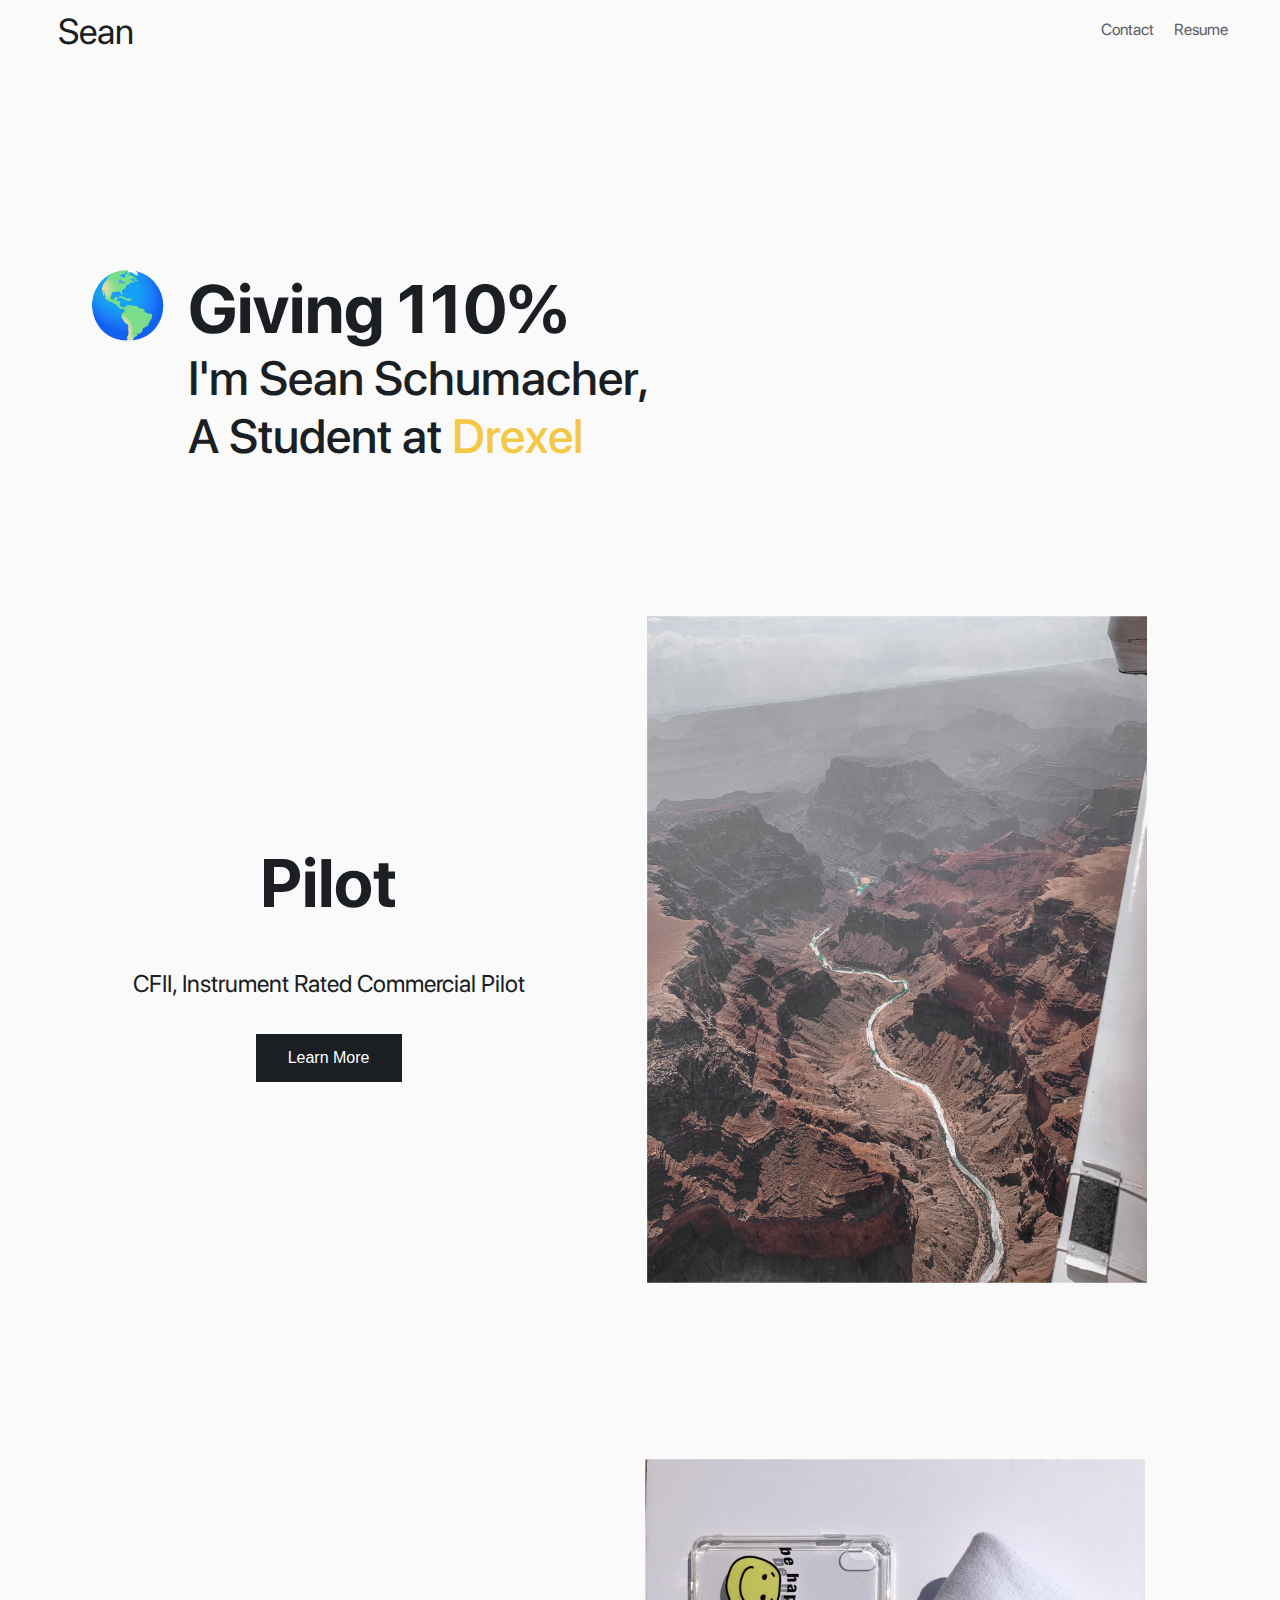
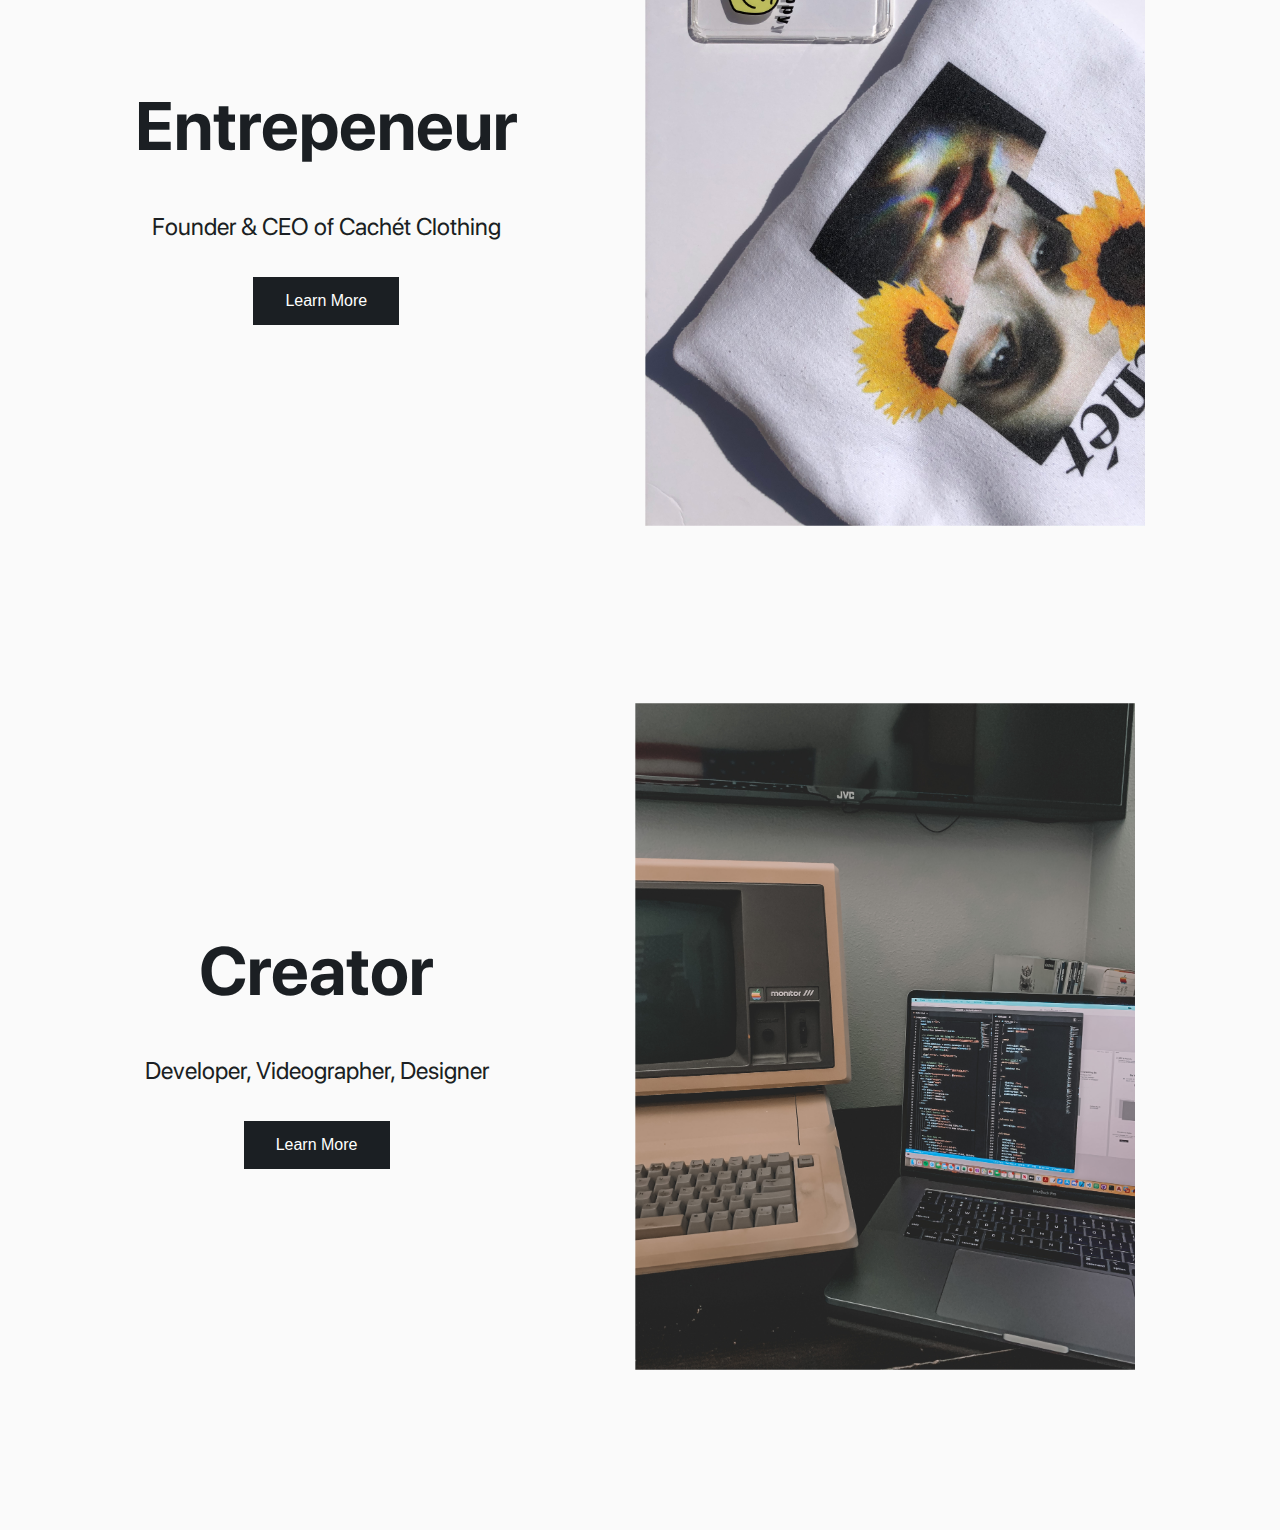
<file: index.html>
<!DOCTYPE HTML>
<html lang = "en">
<head>
  <!-- basic.html -->
  <title>Sean Schumacher</title>

  <!-- Global site tag (gtag.js) - Google Analytics -->
  <script async src="https://www.googletagmanager.com/gtag/js?id=G-0QLP8H720T"></script>
  <script>
    window.dataLayer = window.dataLayer || [];
    function gtag(){dataLayer.push(arguments);}
    gtag('js', new Date());

    gtag('config', 'G-0QLP8H720T');
  </script>

  <!-- stylesheet links -->
  <meta charset = "UTF-8" />
	<link rel="stylesheet" href="css/style.css">
</head>
<body style="background-color: #FAFAFA;">
  <!-- Nav bar -->
  <div class="header">
    <div class="name">
      <h1><a style="text-decoration: none; color: #1B1F23;" href="/index.html">Sean</a></h1>
    </div>
    <div class="navbar">
      <a href="/pages/contact.html">Contact</a>
      <!-- <a href="/pages/about.html">About</a> -->
      <a href="/pages/resume.html">Resume</a>
    </div>
  </div>

  <div style="padding-top: 30px;">
    <!-- Intro Section -->
    <div class="intro-header">
        <p class="emoji">🌎</p>
        <div class="intro-text">
          <h1 class="bold">Giving 110%</h1>
          <h1 class="medium">I'm Sean Schumacher, <br>A Student at <a class="drexel" href="https://drexel.edu">Drexel</a></h1>
        </div>
     </div>
  
      <!-- Main Body -->
      <div class="main-container">
        <div class="row">
          <div class="col-text col-6">
            <h1 class="bold">Pilot</h1>
            <h1 class="normal" >CFII, Instrument Rated Commercial Pilot</h1>
            <form action="/pages/pilot.html">
              <button class="button" type="submit">Learn More</button>
            </form>
          </div>
         <div class="col col-6">
           <img class="col-image" src="/assets/pilot-2.jpg" alt="">
          </div>
        </div>

        <div class="row">
            <div class="col-text col-6">
              <h1 class="bold">Entrepeneur</h1>
              <h1 class="normal" >Founder & CEO of Cachét Clothing</h1>
              <form action="/pages/entrepeneur.html">
                <button class="button" type="submit">Learn More</button>
              </form>
            </div>
           <div class="col col-6">
             <img class="col-image" src="/assets/cachet-sunflower.jpeg" alt="">
            </div>
          </div>

          <div class="row">
              <div class="col-text col-6">
                <h1 class="bold">Creator</h1>
                <h1 class="normal" >Developer, Videographer, Designer</h1>
                <form action="/pages/creator.html">
                  <button class="button" type="submit">Learn More</button>
                </form>
              </div>
             <div class="col col-6">
               <img class="col-image" src="/assets/creator.jpg" alt="">
              </div>
            </div>
      </div>

      

    </div>
  </div>
</body>
</html>
</file>
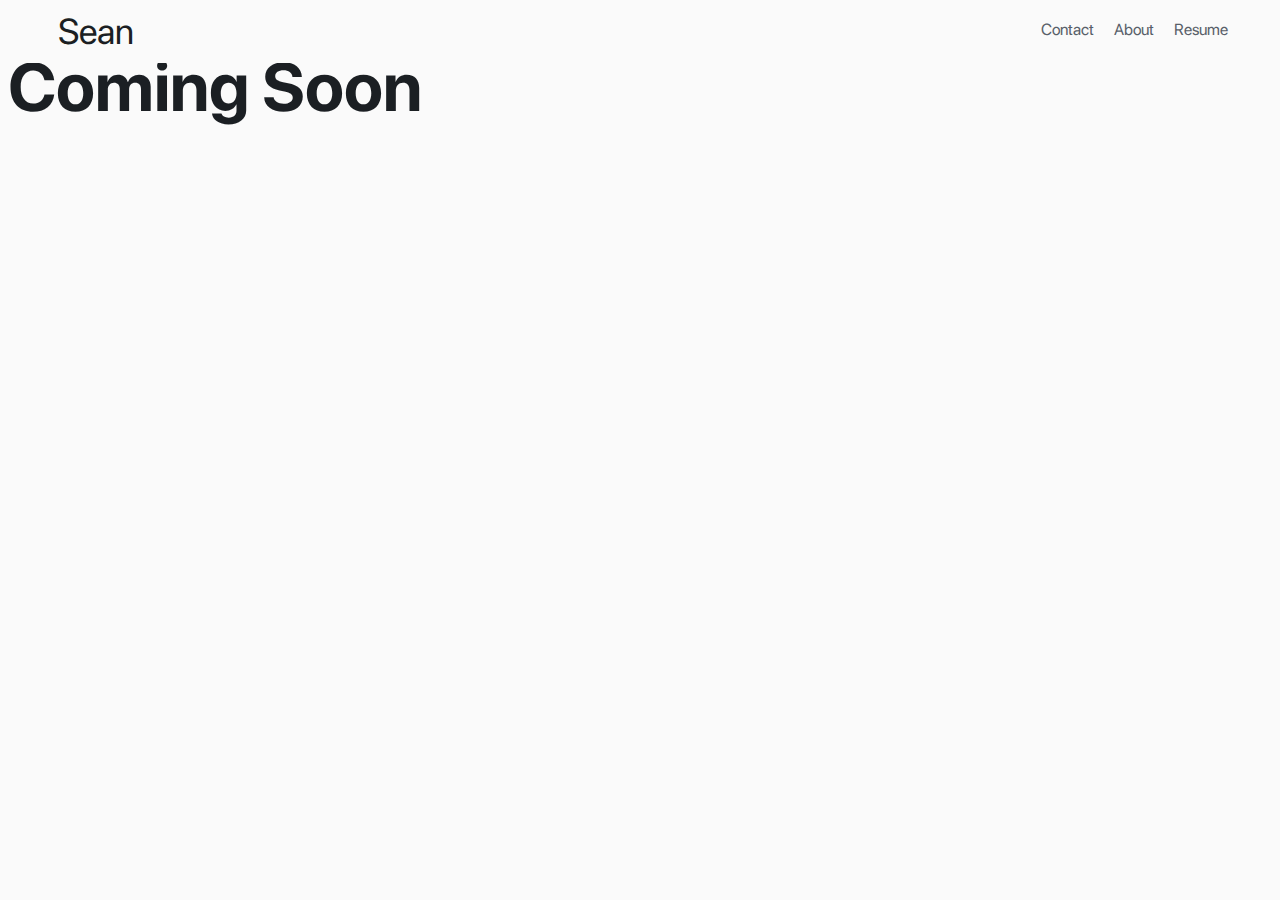
<file: pages/about.html>
<!DOCTYPE HTML>
<html lang = "en">
<head>
  <!-- basic.html -->
  <title>Sean Schumacher</title>

  <!-- Global site tag (gtag.js) - Google Analytics -->
  <script async src="https://www.googletagmanager.com/gtag/js?id=G-0QLP8H720T"></script>
  <script>
    window.dataLayer = window.dataLayer || [];
    function gtag(){dataLayer.push(arguments);}
    gtag('js', new Date());

    gtag('config', 'G-0QLP8H720T');
  </script>

  <!-- stylesheet links -->
  <meta charset = "UTF-8" />
	<link rel="stylesheet" href="/css/style.css">
</head>
<body style="background-color: #FAFAFA;">
    <!-- Nav bar -->
    <div class="header">
      <div class="name">
          <h1><a style="text-decoration: none; color: #1B1F23;" href="/index.html">Sean</a></h1>
      </div>
      <div class="navbar">
        <a href="/pages/contact.html">Contact</a>
          <a href="/pages/about.html">About</a>
          <a href="/pages/resume.html">Resume</a>
      </div>
    </div>
    <h1 class="bold">Coming Soon</h1>
</body>
</html>
</file>
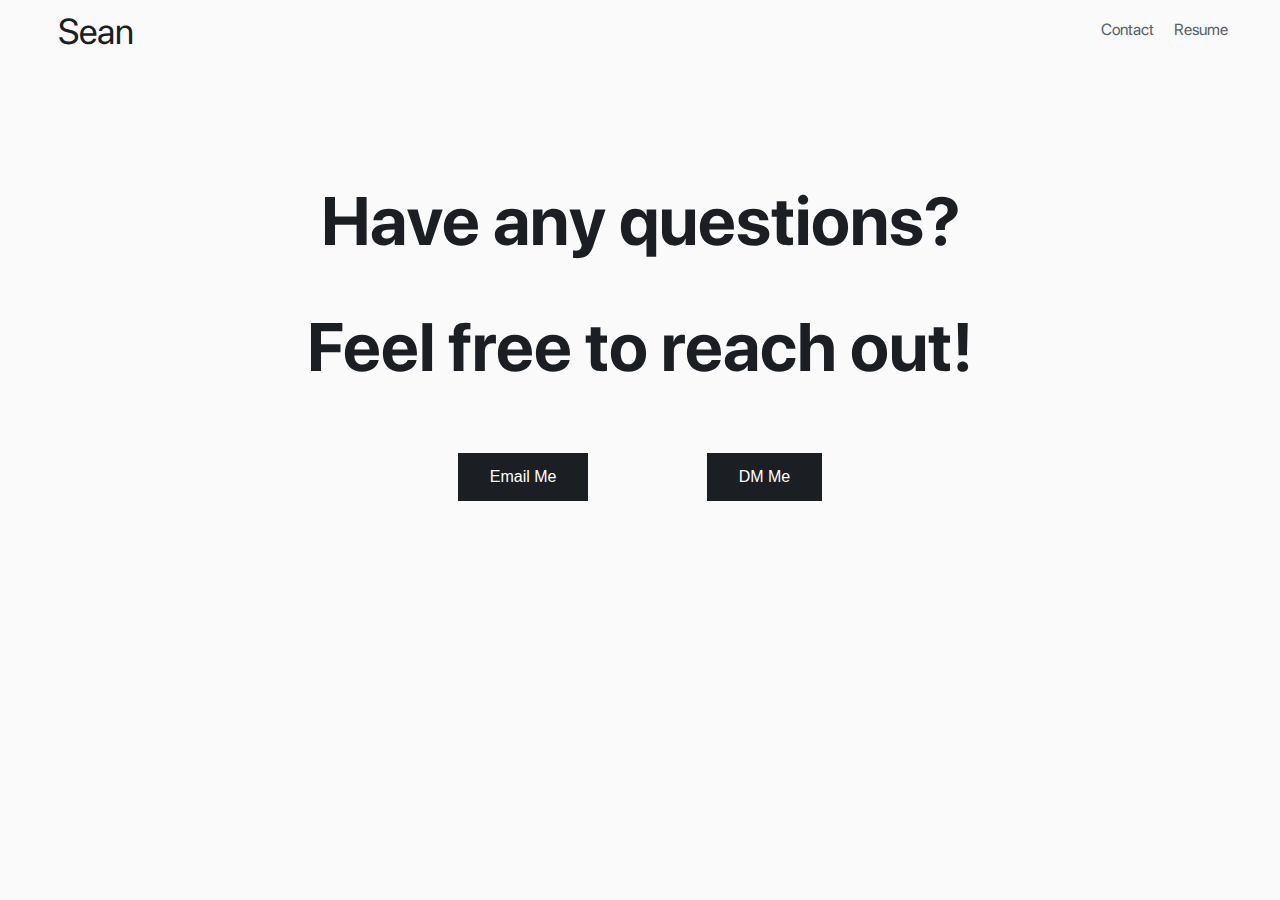
<file: pages/contact.html>
<!DOCTYPE HTML>
<html lang = "en">
<head>
  <!-- basic.html -->
  <title>Sean Schumacher</title>

  <!-- Global site tag (gtag.js) - Google Analytics -->
  <script async src="https://www.googletagmanager.com/gtag/js?id=G-0QLP8H720T"></script>
  <script>
    window.dataLayer = window.dataLayer || [];
    function gtag(){dataLayer.push(arguments);}
    gtag('js', new Date());

    gtag('config', 'G-0QLP8H720T');
  </script>

  <!-- stylesheet links -->
  <meta charset = "UTF-8" />
	<link rel="stylesheet" href="/css/style.css">
</head>
<body style="background-color: #FAFAFA;">
    <!-- Nav bar -->
    <div class="header">
      <div class="name">
          <h1><a style="text-decoration: none; color: #1B1F23;" href="/index.html">Sean</a></h1>
      </div>
      <div class="navbar">
        <a href="/pages/contact.html">Contact</a>
          <!-- <a href="/pages/about.html">About</a> -->
          <a href="/pages/resume.html">Resume</a>
      </div>
    </div>

    <!-- Center Container -->
    <div class="center-cont">
      <h1 class="bold">Have any questions?</h1>
      <h1 class="bold" style="margin-top: 0;">Feel free to reach out!</h1>
      <div class="contact-btns">
        <!-- SMS Soon -->

        <form action="mailto: sean@elevationsmedia.com" target="blank" rel="noreferrer noopener">
          <button class="button" type="submit">Email Me</button>
        </form>

        <form action="https://www.instagram.com/flywithsean_" target="blank" rel="noreferrer noopener">
          <button class="button" type="submit">DM Me</button>
        </form>
      </div>
    </div>
</body>
</html>
</file>
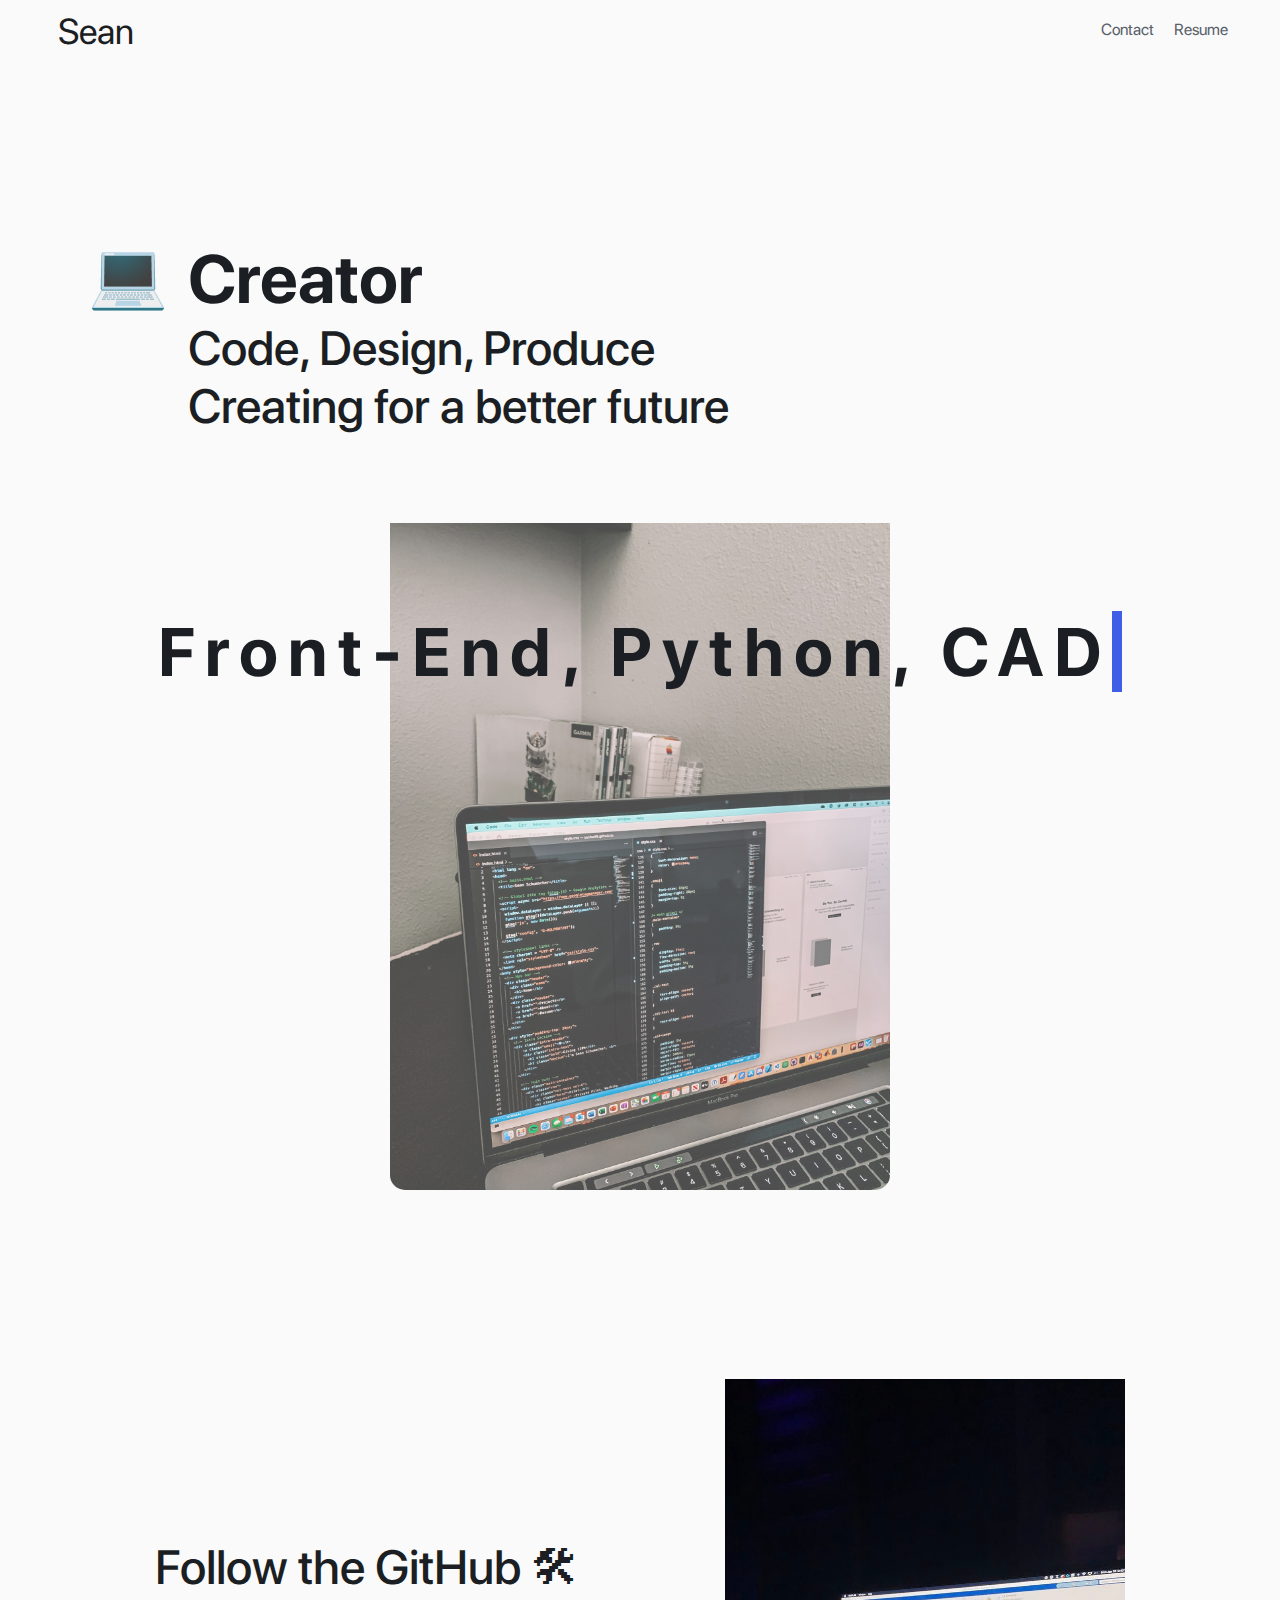
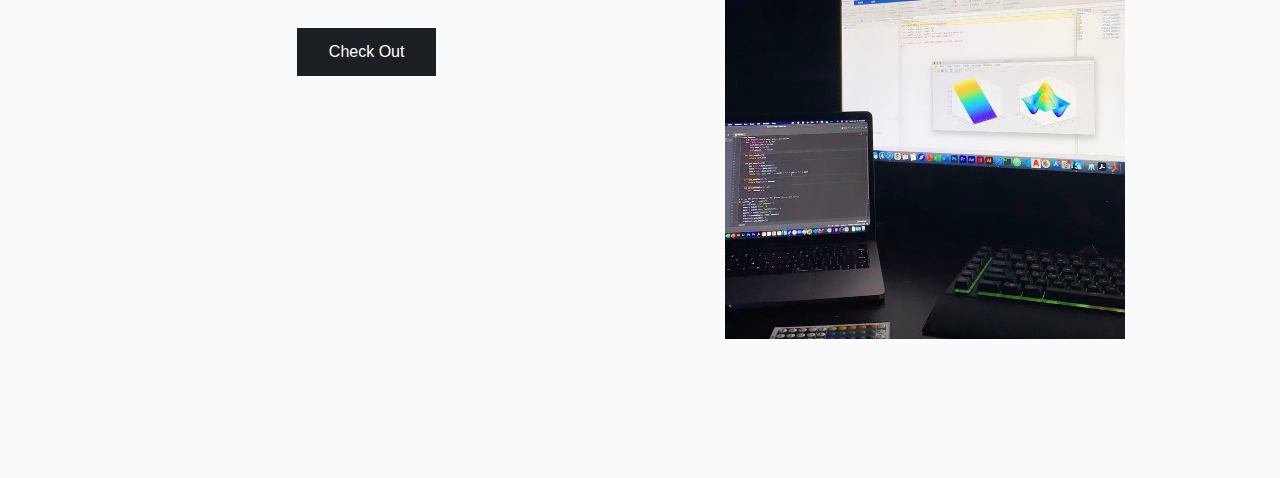
<file: pages/creator.html>
<!DOCTYPE html>
<html lang="en">
<head>
    <meta charset="UTF-8">
    <meta name="viewport" content="width=device-width, initial-scale=1.0">
    <meta http-equiv="X-UA-Compatible" content="ie=edge">
    <title>Document</title>

    <!-- Global site tag (gtag.js) - Google Analytics -->
    <script async src="https://www.googletagmanager.com/gtag/js?id=G-0QLP8H720T"></script>
    <script>
        window.dataLayer = window.dataLayer || [];
        function gtag(){dataLayer.push(arguments);}
        gtag('js', new Date());

        gtag('config', 'G-0QLP8H720T');
    </script>

    <!-- stylesheet links -->
    <meta charset = "UTF-8" />
    <link rel="stylesheet" href="/css/style.css">
</head>
<body style="background-color: #FAFAFA;">
    <!-- Nav bar -->
    <div class="header">
        <div class="name">
            <h1><a style="text-decoration: none; color: #1B1F23;" href="/index.html">Sean</a></h1>
        </div>
        <div class="navbar">
            <a href="/pages/contact.html">Contact</a>
            <!-- <a href="/pages/about.html">About</a> -->
            <a href="/pages/resume.html">Resume</a>
        </div>
    </div>

    <!-- Intro Header -->
    <div class="intro-header">
        <p class="emoji">💻</p>
        <div class="intro-text">
          <h1 class="bold">Creator</h1>
          <h1 class="medium">Code, Design, Produce<br>Creating for a better future</h1>
        </div>
     </div>

     <!-- Center Section-->
     <div class="intro-section intro-entre">
        <div>
            <img src="/assets/creator-2.jpg" alt="image" class="intro-section-img" style="opacity: 0.8;">
        </div>
        <div class="intro-section-text entre-text">
            <h1 class="bold typewriter">Front-End, Python, CAD</h1>
        </div>
     </div>

     <!-- GitHub-->
     <div class="bottom-section github">
        <div class="bottom-text">
            <h1 class="medium">Follow the GitHub 🛠</h1>
            <form action="https://github.com/sschu48" target="blank" rel="noreferrer noopener" style="margin-left: 0%; margin-top: 2%;">
                <button class="button-pilot" type="submit">Check Out</button>
              </form>
        </div>
        <div class="bottom-image">
            <img class="bottom-img" src="/assets/code-final.jpg" alt="">
        </div>
     </div>
</body>
</html>
</file>
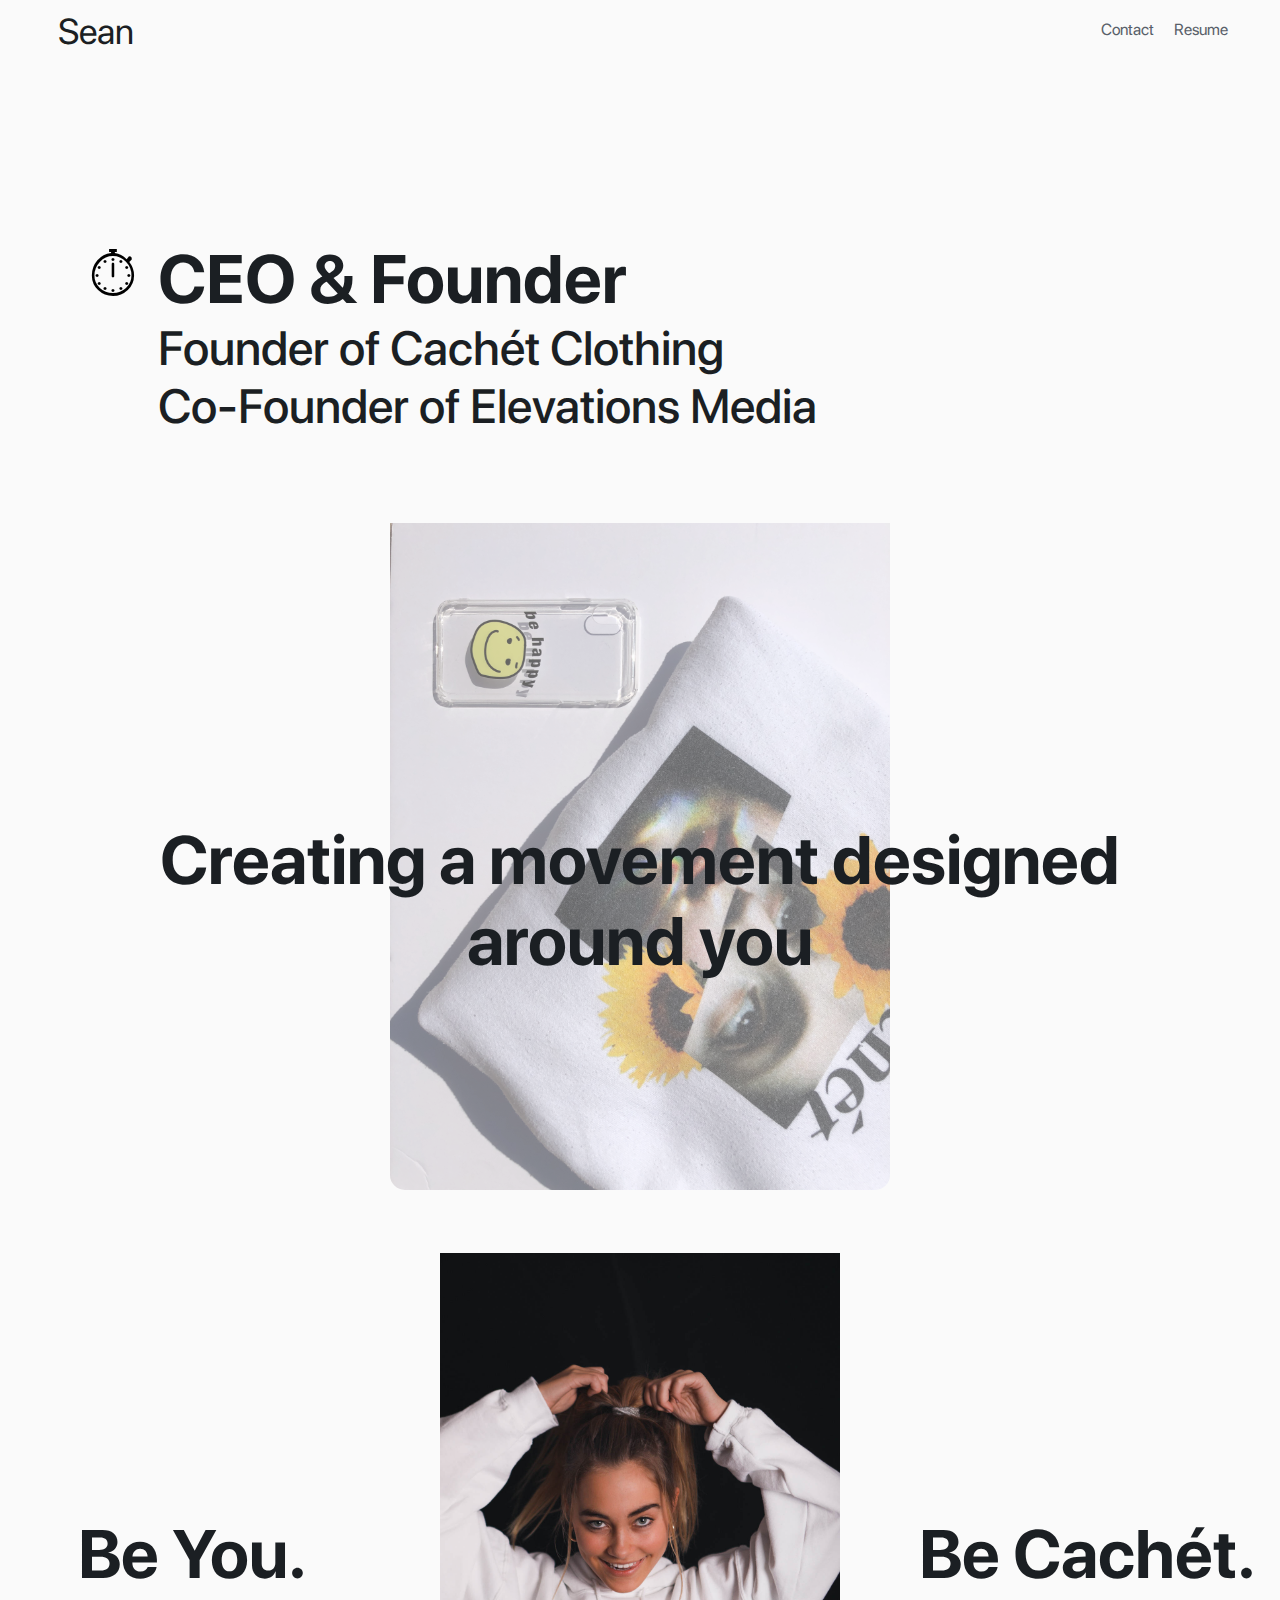
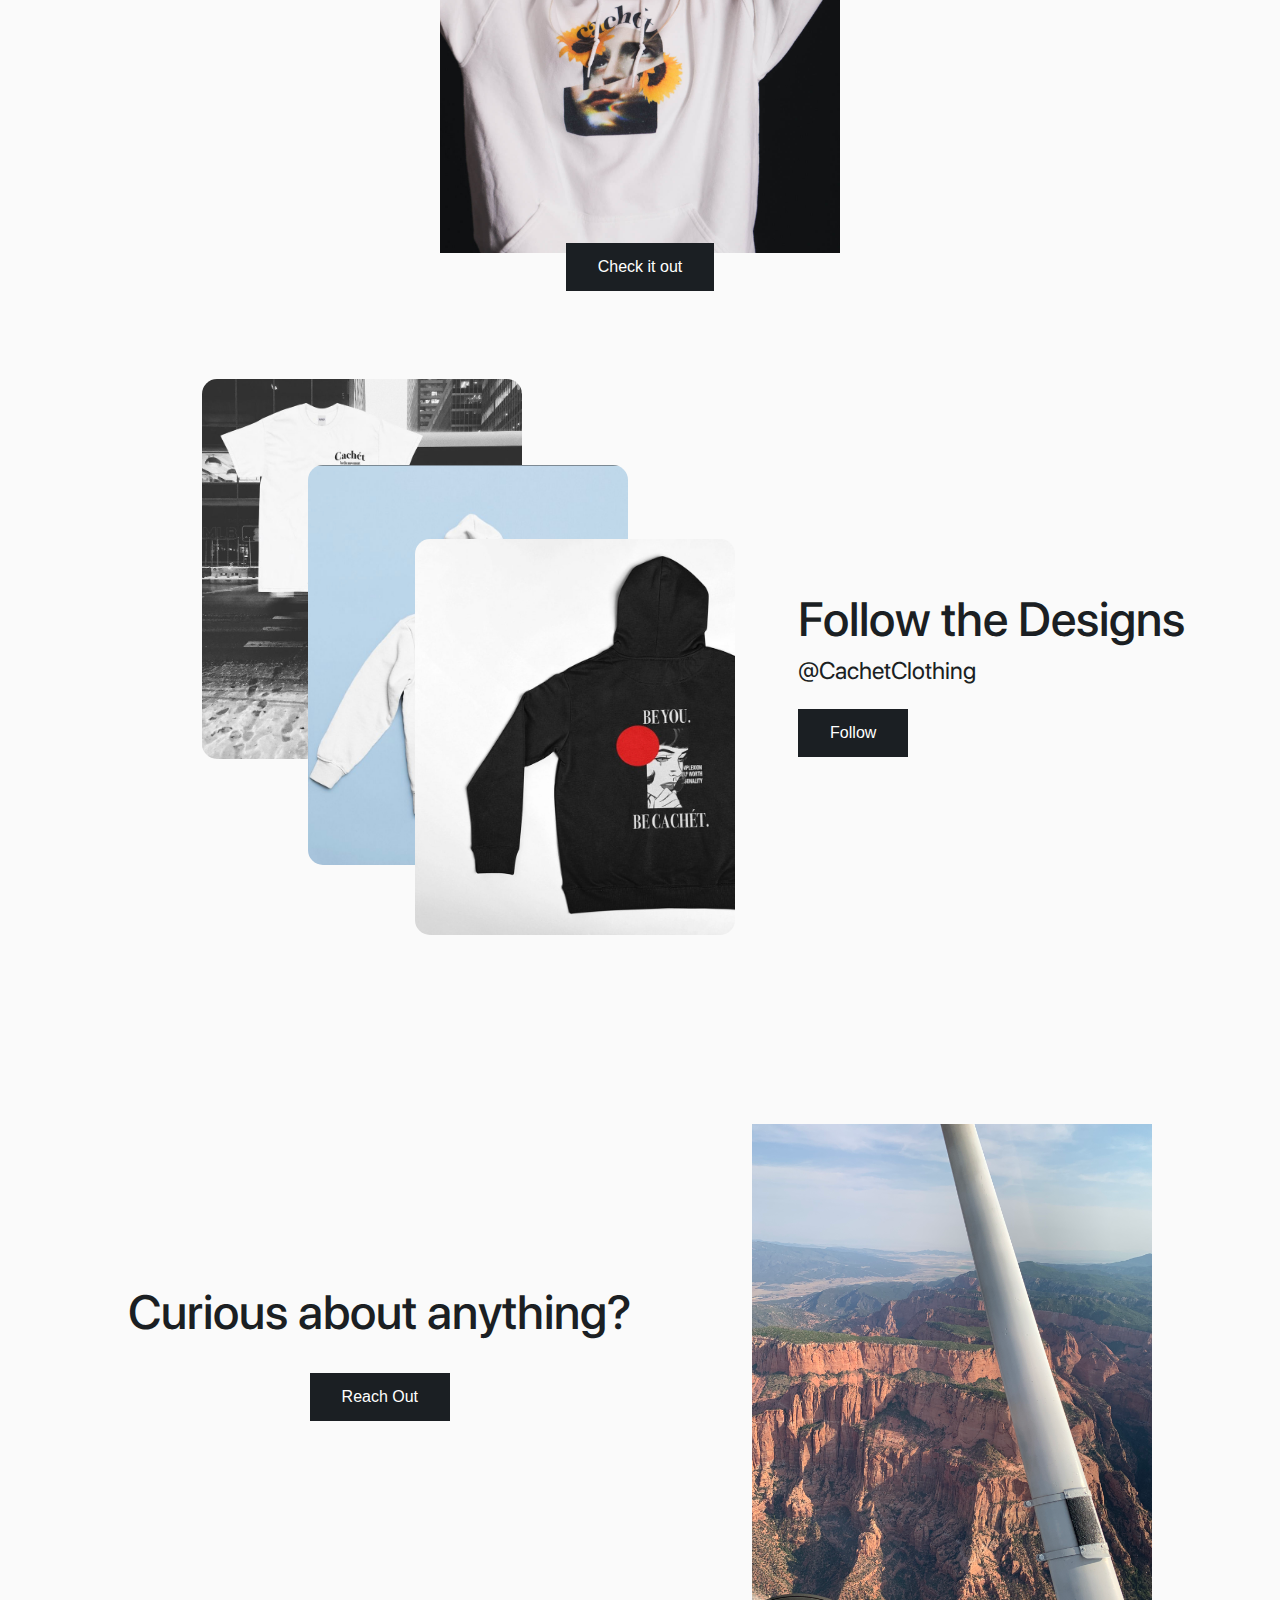
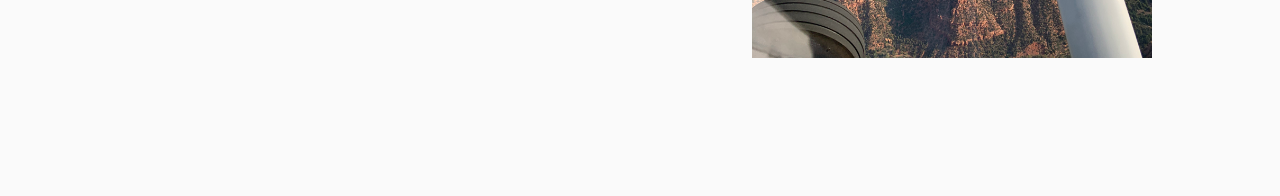
<file: pages/entrepeneur.html>
<!DOCTYPE html>
<html lang="en">
<head>
    <meta charset="UTF-8">
    <meta name="viewport" content="width=device-width, initial-scale=1.0">
    <meta http-equiv="X-UA-Compatible" content="ie=edge">
    <title>Document</title>

    <!-- Global site tag (gtag.js) - Google Analytics -->
    <script async src="https://www.googletagmanager.com/gtag/js?id=G-0QLP8H720T"></script>
    <script>
        window.dataLayer = window.dataLayer || [];
        function gtag(){dataLayer.push(arguments);}
        gtag('js', new Date());

        gtag('config', 'G-0QLP8H720T');
    </script>

    <!-- stylesheet links -->
    <meta charset = "UTF-8" />
    <link rel="stylesheet" href="/css/style.css">
</head>
<body style="background-color: #FAFAFA;">
    <!-- Nav bar -->
    <div class="header">
        <div class="name">
            <h1><a style="text-decoration: none; color: #1B1F23;" href="/index.html">Sean</a></h1>
        </div>
        <div class="navbar">
            <a href="/pages/contact.html">Contact</a>
            <!-- <a href="/pages/about.html">About</a> -->
            <a href="/pages/resume.html">Resume</a>
        </div>
    </div>

    <!-- Intro Header -->
    <div class="intro-header">
        <p class="emoji">⏱</p>
        <div class="intro-text">
          <h1 class="bold">CEO & Founder</h1>
          <h1 class="medium">Founder of Cachét Clothing<br>Co-Founder of Elevations Media</h1>
        </div>
     </div>

     <!-- Center Section-->
     <div class="intro-section intro-entre">
        <div>
            <img src="/assets/cachet-sunflower.jpeg" alt="" class="intro-section-img" style="opacity: 0.6;;">
        </div>
        <div class="intro-section-text entre-text">
            <h1 class="bold "><br><br>Creating a movement designed around you</h1>
        </div>
     </div>

    <!-- Be You Be Cachet-->
     <div class="cachet-center-image">
        <div class="cachet-left-text">
            <p class="bold">Be You.</p>
        </div>

        <div class="cachet-center">
            <img src="/assets/elizabeth.JPG" alt="" style="width: 400px;">
            <form class="center-btn" action="https://www.cachetclothing.com" target="blank" rel="noreferrer noopener" style="margin-left: 0%; margin-top: 2%;">
                <button class="button-pilot " type="submit">Check it out</button>
            </form> 
        </div>

        <div class="cachet-right-text">
            <p class="bold">Be Cachét.</p>
        </div>
     </div>

     <!-- IG Photo Section-->
     <div class="ig-section">
         <div class="ig-image-stack">
             <div class="ig-image ig-1">
                <img src="/assets/text-shirt.jpg" alt="" style="width: 100%; display: block; border-radius: 15px;">
             </div>
            
             <div class="ig-image ig-2">
                <img src="/assets/car-cachet.jpg" alt="" style="width: 100%; display: block; border-radius: 15px;">
             </div>

             <div class="ig-image ig-3">
                <img src="/assets/black-hoodie.jpg" alt="" style="width: 100%; display: block; border-radius: 15px;">
             </div>
         </div>

         <div class="ig-section-text">
             <h1 class="medium ig-h1">Follow the Designs</h1>
             <p class="normal ig-at">@CachetClothing</p>
             <form action="https://www.instagram.com/flywithsean_" target="blank" rel="noreferrer noopener" style="margin-left: 0%; margin-top: 2%;">
                <button class="button-pilot" type="submit">Follow</button>
              </form>
         </div>
     </div>

     <!-- Reaching out-->
     <div class="bottom-section">
        <div class="bottom-text">
            <h1 class="medium">Curious about anything?</h1>
            <form action="/pages/contact.html" style="margin-left: 0%; margin-top: 2%;">
                <button class="button-pilot" type="submit">Reach Out</button>
              </form>
        </div>
        <div class="bottom-image">
            <img class="bottom-img" src="/assets/IMG_1484.jpeg" alt="">
        </div>
     </div>
</body>
</html>
</file>
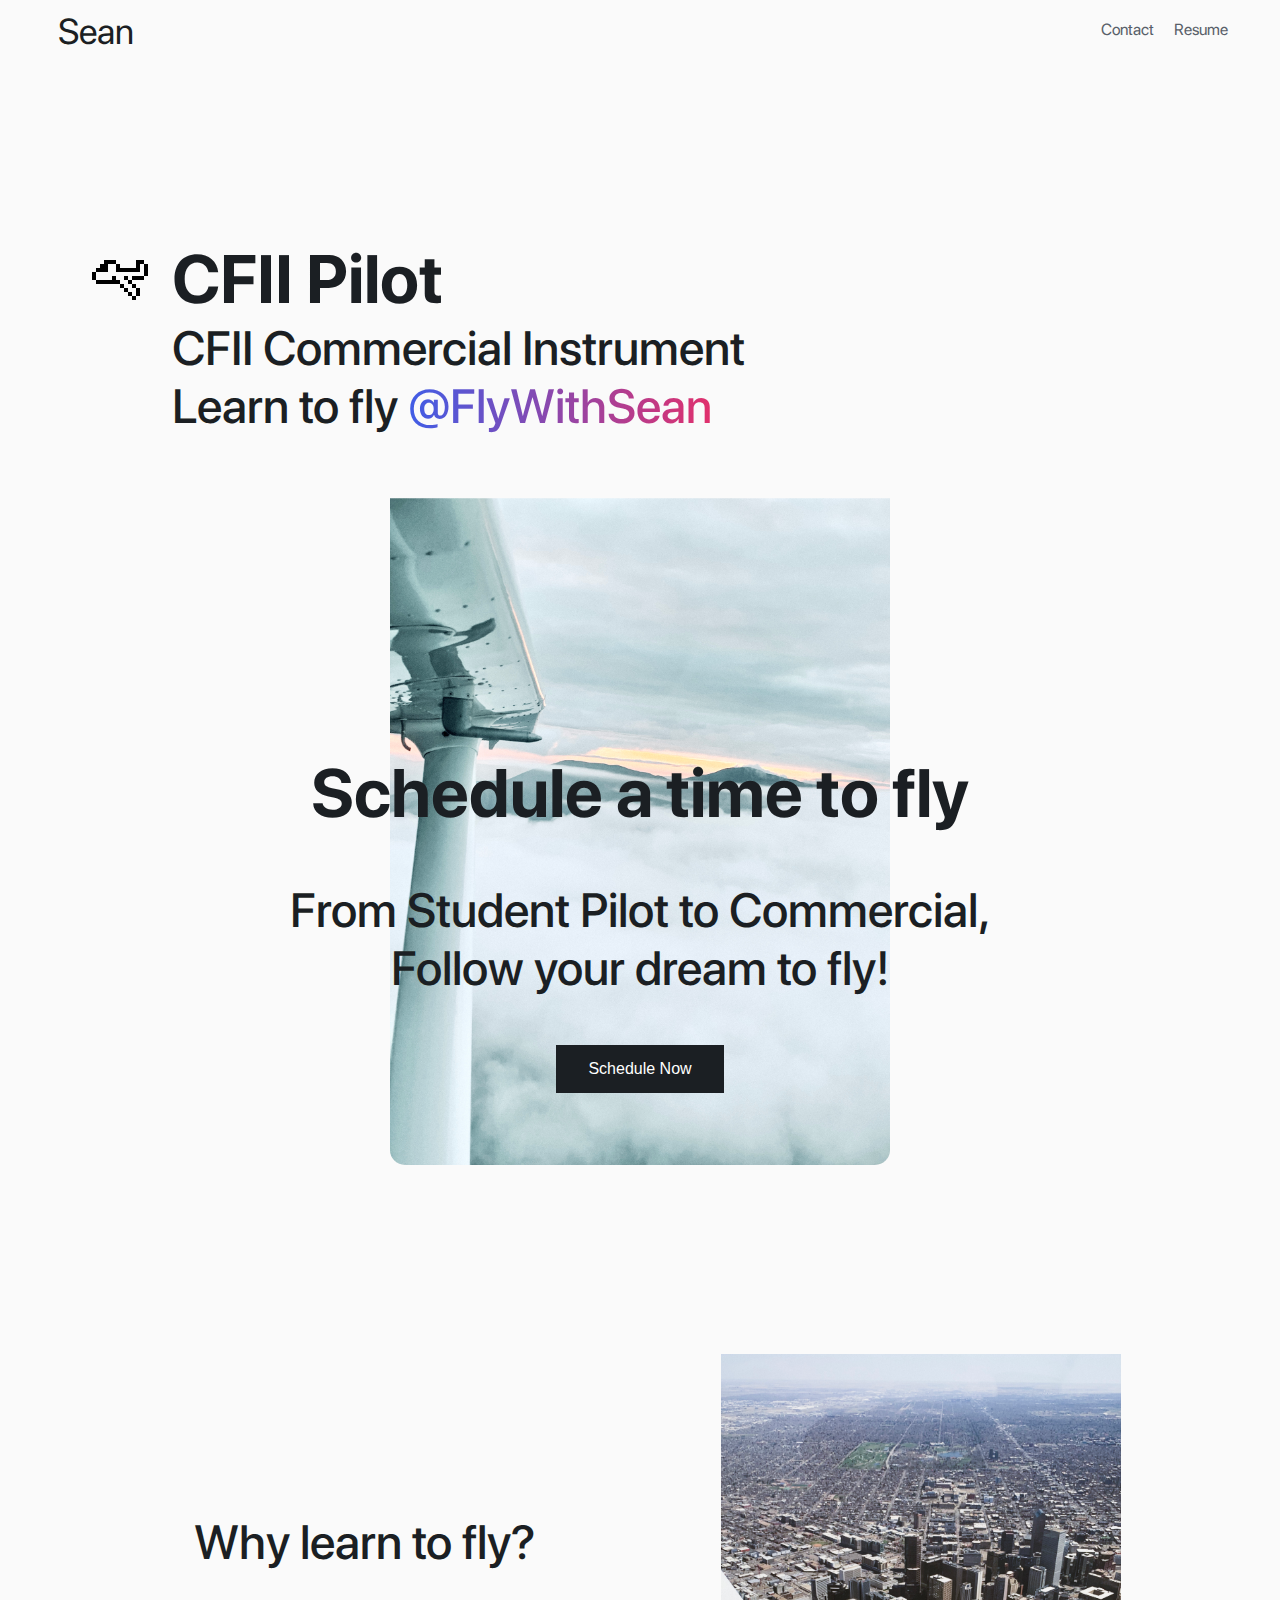
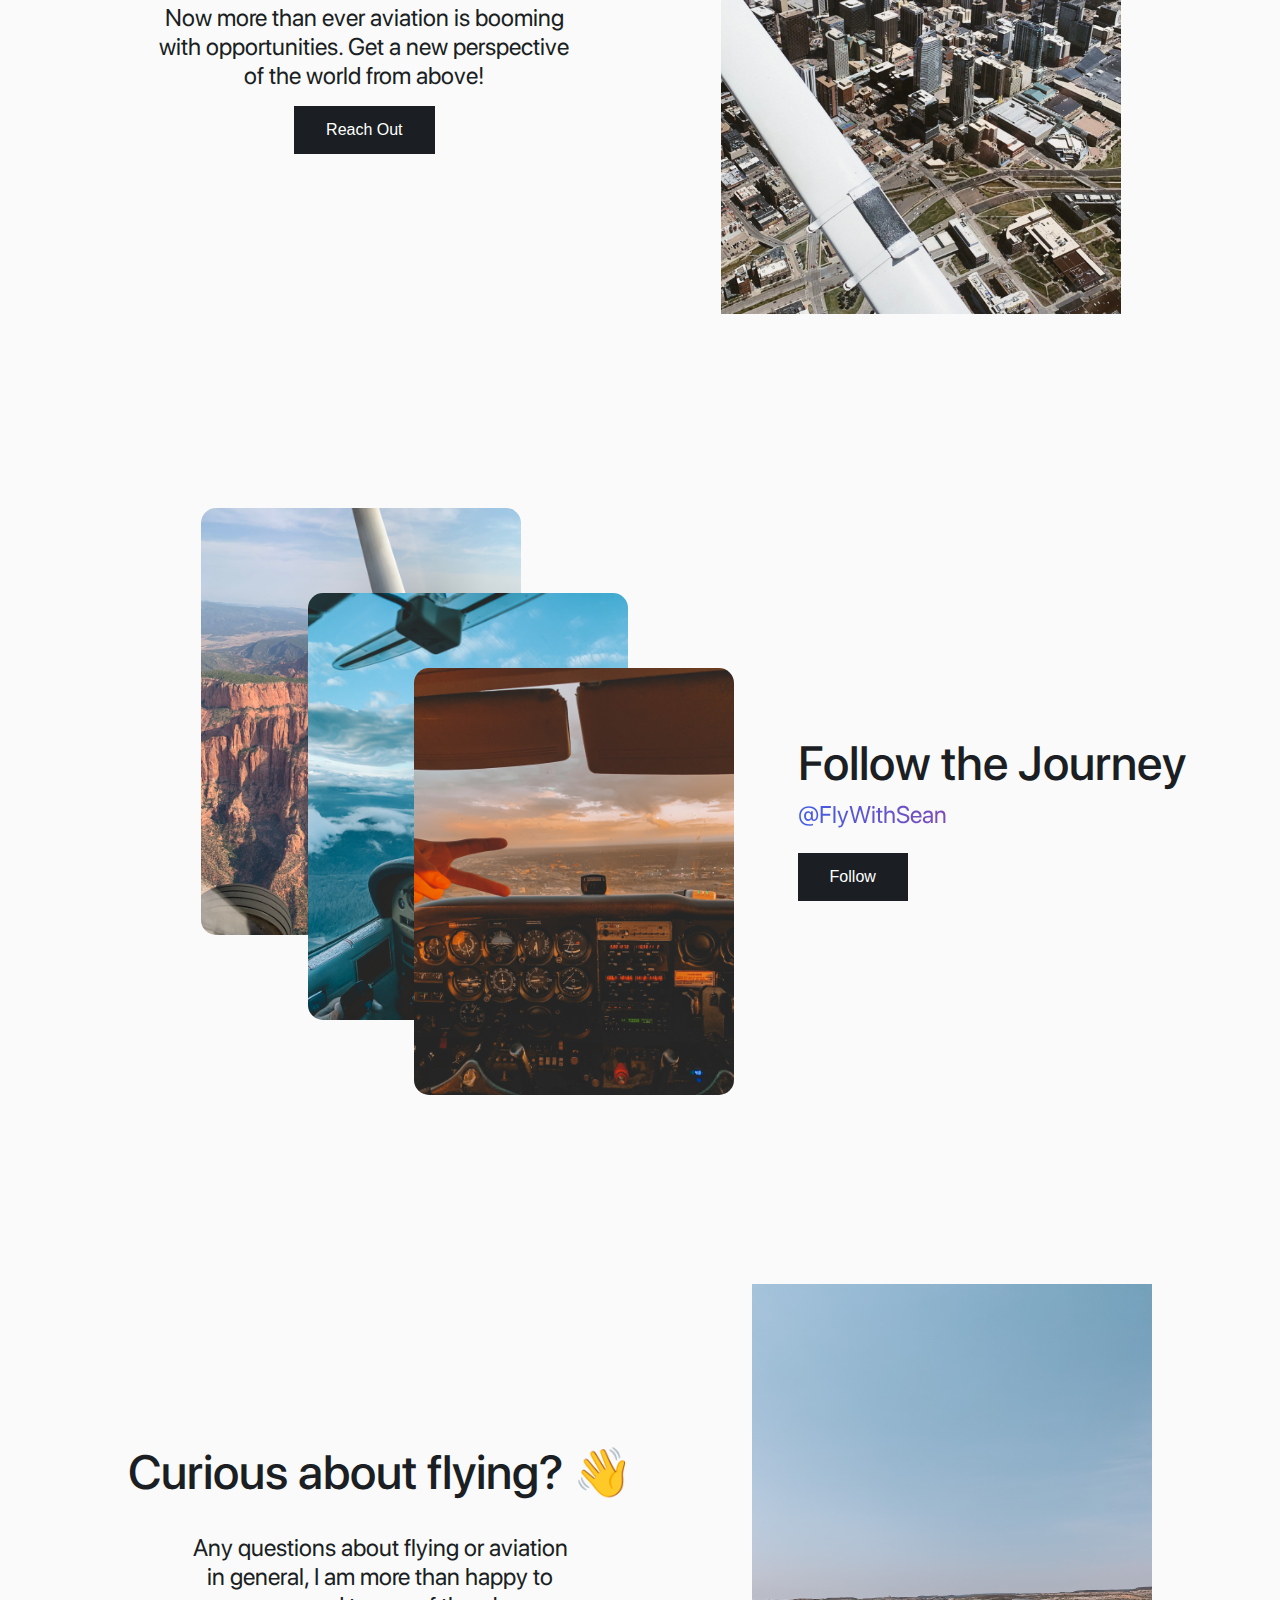
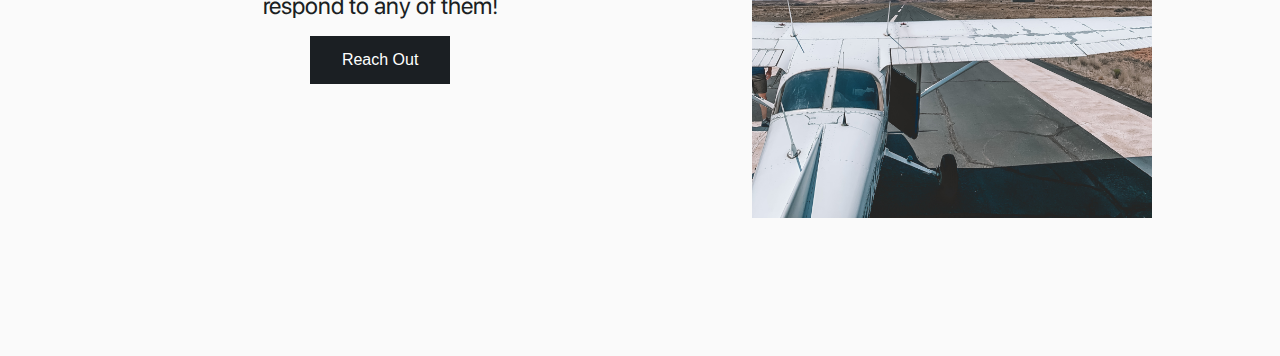
<file: pages/pilot.html>
<!DOCTYPE html>
<html lang="en">
<head>
    <meta charset="UTF-8">
    <meta nameviewport" content="width=device-width, initial-scale=1.0">
    <meta http-equiv="X-UA-Compatible" content="ie=edge">
    <title>Document</title>

    <!-- Global site tag (gtag.js) - Google Analytics -->
    <script async src="https://www.googletagmanager.com/gtag/js?id=G-0QLP8H720T"></script>
    <script>
        window.dataLayer = window.dataLayer || [];
        function gtag(){dataLayer.push(arguments);}
        gtag('js', new Date());

        gtag('config', 'G-0QLP8H720T');
    </script>

    <!-- stylesheet links -->
  <meta charset = "UTF-8" />
  <link rel="stylesheet" href="/css/style.css">

</head>
<body style="background-color: #FAFAFA;">
    <!-- Nav bar -->
    <div class="header">
        <div class="name">
            <h1><a style="text-decoration: none; color: #1B1F23;" href="/index.html">Sean</a></h1>
        </div>
        <div class="navbar">
            <a href="/pages/contact.html">Contact</a>
            <!-- <a href="/pages/about.html">About</a> -->
            <a href="/pages/resume.html">Resume</a>
        </div>
    </div>

    <!-- Intro Header -->
    <div class="intro-header">
        <p class="emoji">🛩</p>
        <div class="intro-text">
          <h1 class="bold">CFII Pilot</h1>
          <h1 class="medium">CFII Commercial Instrument<br>Learn to fly <a class="fly-with-sean" href="https://www.instagram.com/flywithsean_" target="_blank">@FlyWithSean</a></h1>
        </div>
     </div>

     <!-- Center Section-->
     <div class="intro-section">
         <img src="/assets/IMG_2647-2.jpg" alt="" class="intro-section-img">
        <div class="intro-section-text">
            <h1 class="bold "><br><br>Schedule a time to fly</h1>
            <div class="intro-section-bottom-text">
                <h3 class="medium intro-h3">From Student Pilot to Commercial,<br>Follow your dream to fly!</h3>
                <form action="https://calendly.com/seanschumacher/" target="blank" rel="noreferrer noopener" style="margin-left: 0%; margin-top: 2%;">
                    <button class="button-pilot" type="submit">Schedule Now</button>
                  </form>
            </div>
        </div>
     </div>

     <!-- About Flying-->
     <div class="bottom-section">
        <div class="bottom-text">
            <h1 class="medium">Why learn to fly?</h1>
            <h1 class="normal">Now more than ever aviation is booming <br>
                with opportunities. Get a new perspective <br>
                of the world from above!</h1>
            <form action="/pages/contact.html" style="margin-left: 0%; margin-top: 2%;">
                <button class="button-pilot" type="submit">Reach Out</button>
              </form>
        </div>
        <div class="bottom-image">
            <img class="bottom-img" src="/assets/IMG_0400.jpg" alt="">
        </div>
     </div>

     <!-- IG Photo Section-->
     <div class="ig-section">
         <div class="ig-image-stack">
             <div class="ig-image ig-1">
                <img src="/assets/IMG_1484.jpeg" alt="" style="width: 100%; display: block; border-radius: 15px;">
             </div>
            
             <div class="ig-image ig-2">
                <img src="/assets/IMG_2696.jpg" alt="" style="width: 100%; display: block; border-radius: 15px;">
             </div>

             <div class="ig-image ig-3">
                <img src="/assets/IMG_2031.jpg" alt="" style="width: 100%; display: block; border-radius: 15px;">
             </div>
         </div>

         <div class="ig-section-text">
             <h1 class="medium ig-h1">Follow the Journey</h1>
             <p class="normal ig-at fly-with-sean">@FlyWithSean</p>
             <form action="https://www.instagram.com/flywithsean_" target="blank" rel="noreferrer noopener" style="margin-left: 0%; margin-top: 2%;">
                <button class="button-pilot" type="submit">Follow</button>
              </form>
         </div>
     </div>

     <!-- Reaching out-->
     <div class="bottom-section">
        <div class="bottom-text">
            <h1 class="medium">Curious about flying? 👋 </h1>
            <h1 class="normal">Any questions about flying or aviation<br>
                in general, I am more than happy to<br>
                respond to any of them!</h1>
            <form action="/pages/contact.html" style="margin-left: 0%; margin-top: 2%;">
                <button class="button-pilot" type="submit">Reach Out</button>
              </form>
        </div>
        <div class="bottom-image">
            <img class="bottom-img" src="/assets/IMG_1332.jpg" alt="">
        </div>
     </div>

</body>
</html>
</file>
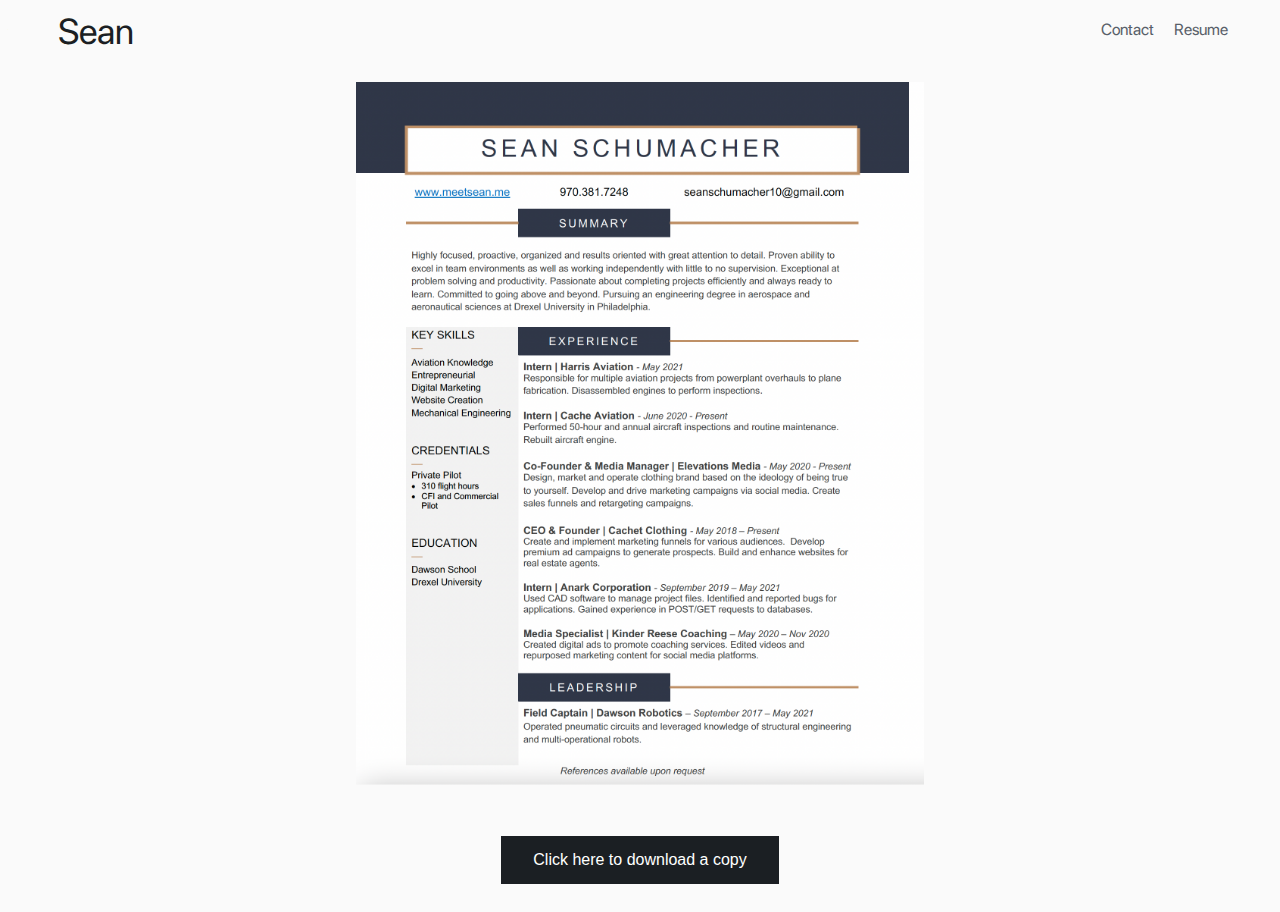
<file: pages/resume.html>
<!DOCTYPE HTML>
<html lang = "en">
<head>
  <!-- basic.html -->
  <title>Sean Schumacher</title>

  <!-- Global site tag (gtag.js) - Google Analytics -->
  <script async src="https://www.googletagmanager.com/gtag/js?id=G-0QLP8H720T"></script>
  <script>
    window.dataLayer = window.dataLayer || [];
    function gtag(){dataLayer.push(arguments);}
    gtag('js', new Date());

    gtag('config', 'G-0QLP8H720T');
  </script>

  <!-- stylesheet links -->
  <meta charset = "UTF-8" />
	<link rel="stylesheet" href="/css/style.css">
</head>
<body style="background-color: #FAFAFA;">
    <!-- Nav bar -->
    <div class="header">
      <div class="name">
          <h1><a style="text-decoration: none; color: #1B1F23;" href="/index.html">Sean</a></h1>
      </div>
      <div class="navbar">
        <a href="/pages/contact.html">Contact</a>
          <!-- <a href="/pages/about.html">About</a> -->
          <a href="/pages/resume.html">Resume</a>
      </div>
    </div>

    <p>insert PDF viewer here</p>
    <div class="resume-parent">
      <div class="resume-left">

      </div>
      <div class="resume-img-dev">
        <img src="/assets/resume-img.png" alt="resume-img" class="resume-img">
      </div>
      <div class="resume-right">

      </div>
    </div>
    

    <form action="/assets/Sean Schumacher Resume.pdf" class="resume-btn" target="blank" rel="noreferrer noopener">
      <button class="button" type="submit">Click here to download a copy</button>
    </form>
</body>
</html>
</file>
<file: css/style.css>
/* TYPOGRAPHY */
@font-face {
    font-family: 'SF-Display';
    src: url(../fonts/SF-Pro-Display-Bold.woff);
    font-weight: bold;
}
@font-face {
    font-family: 'SF-Display';
    src: url(../fonts/SF-Pro-Display-Medium.woff);
    font-weight: 500;
}
@font-face {
    font-family: 'SF-Display';
    src: url(../fonts/SF-Pro-Display-Regular.woff);
    font-weight: normal;
}
/*unavailable*/
@font-face {
    font-family: 'SF-Text';
    src: url(../fonts/SF-Pro-Text-Bold.woff);
    font-weight: bold;
}
@font-face {
    font-family: 'SF-Text';
    src: url(../fonts/SF-Pro-Text-Medium.woff);
    font-weight: 500;
}
@font-face {
    font-family: 'SF-Text';
    src: url(../fonts/SF-Pro-Text-Regular.woff);
    font-weight: normal;
}
/* Colors */
:root {
    --black: #1B1F23;
    --white: #FAFAFA;
    --gray-01: #E1E4E8;
    --gray-02: #959DA5;
    --gray-03: #586069;
	--gray-04: #2F363D;
}

.bold
{
	font-family: 'SF-Display';
	font-weight: bold;
	font-size: 68px;
	color: var(--black);
}

.medium
{
	font-family: 'SF-Display';
	font-weight: 500;
	font-size: 48px;
	color: var(--black);
}

.normal
{
	font-family: 'SF-Display';
	font-weight: normal;
	font-size: 24px;
	color: var(--black);
}

.w-50
{
	width: 50%;
}

.w-100
{
	width: 100%;
}

/* Header */

.header
{
	display: flex;
	flex-direction: row;
	position: fixed;
	background-color: var(--white);
	width: 100%;
	top: 0;
	padding-top: 10px;
	padding-bottom: 10px;
	z-index: 5;
}

.header h1
{
	font-size: 36px;
	font-family: 'SF-Display';
	font-weight: normal;
	color: var(--black);
	margin: 0;
	padding-left: 50px;
}

.navbar
{
	display: flex;
	margin-left: auto;
	font-family: 'SF-Display';
	font-size: normal;
	padding-right: 50px;
}

.navbar a
{
	padding: 10px;
	text-decoration: none;
	color: var(--gray-03);
	font-family: inherit;
	font-size: inherit;
	z-index: 1;
}

/* Intro Section */ 
.intro-header
{
	padding-top: 200px;
	display: flex;
	flex-direction: row;
	padding-left: 5em;

}

.intro-header h1
{
	margin: 0%;
}

.drexel
{
	text-decoration: none;
	color: #f4c844;
}

.emoji
{
	font-size: 64px;
	padding-right: 20px;
	margin-top: 0;
}

/* main project */
.main-container
{
	padding: 5%;
}

.row
{
	display: flex;
	flex-direction: row;
	width: 100%;
	padding-top: 5%;
	padding-bottom: 5%;
}

.col-text
{
	text-align: center;
	align-self: center;
}

.col-text h1
{
	text-align: center;
}

.col-image
{
	padding: 5%;
	text-align: center;
	object-fit: contain;
	width: 500px;
	border-radius: 15px;
	overflow: hidden;
	margin-left: auto;
	margin-right: auto;
	display: block;
}

.col-6
{
	flex-grow: 1;
}

.button {
	background-color: var(--black);
	border: none;
	color: white;
	padding: 15px 32px;
	text-align: center;
	text-decoration: none;
	display: inline-block;
	font-size: 16px;
	margin: 20px;

	transition: transform 250ms;
	z-index: -10;
}

.button:hover
{
	transform: translateY(-10px);
}

/* Pilot Page*/
.fly-with-sean
{
	text-decoration: none;
	background: linear-gradient(to right, #405DE6 , #E1306C);
	-webkit-background-clip: text;
  	-webkit-text-fill-color: transparent;
}

.intro-header
{
	padding-top: 230px;
	display: flex;
	flex-direction: row;
	padding-left: 5em;
}

.intro-section
{
	text-align: center;
	position: relative;
	display: flex;
	justify-content: center;
}

.intro-section-text
{	
	position: absolute;
	top: 15%;
	color: var(--white);
  
}

.intro-section-img
{
	padding-top: 5%;
	text-align: center;
	object-fit: contain;
	width: 500px;
	border-radius: 15px;
	overflow: hidden;
	margin-left: auto;
	margin-right: auto;
	display: block;	
}

.intro-section-bottom-text
{
	padding-top: 0%;

}

.ig-section
{
	display: flex;
	flex-direction: row;
	justify-content: center;
	vertical-align: center;
	text-align: left;
	height: auto;
	padding-top: 5%;
	align-items: center;
}

.ig-image-stack
{
	display: grid;
	grid-template-columns: repeat(6, 1fr);
	position: relative;
}

.ig-image
{
	transition: transform 250ms;
	z-index: -10;
}

.ig-image:hover
{
	transform: translateY(-10px);
}

.ig-1
{
	grid-column: 2 / span 6;
	grid-row: 1;
	z-index: 0;
}

.ig-2
{
	padding-top: 20%;
	grid-column: 3 /-1;
	grid-row: 1;
	z-index: 1;
}

.ig-3
{
	padding-top: 50%;
	grid-column: 4 / -1;
	grid-row: 1;	
	z-index: 2;
}

.ig-section-text
{
	padding-left: 5%;
}

.ig-image{
	width: 20em;
}

.ig-spacing
{
	width: 30%;
}

.ig-h1
{
	margin-bottom: 2%;
}

.ig-at
{
	margin-top: 2%;
}

.button-pilot {
	background-color: var(--black);
	border: none;
	color: white;
	padding: 15px 32px;
	text-align: center;
	text-decoration: none;
	display: inline-block;
	font-size: 16px;

	transition: transform 250ms;
	z-index: -10;
}

.button-pilot:hover
{
	transform: translateY(-10px);
}

.bottom-section
{
	padding-top: 15%;
	padding-bottom: 10%;
	display: flex;
	flex-direction: row;
	justify-content: space-evenly;
}

.bottom-text
{
	padding-top: 10%;
	text-align: center;
}

.bottom-img
{
	width: 400px;
}

/* Entrepeneur Page */
.intro-entre
{
	display: flex;
	justify-content: center;
	align-items: center;
	padding-top: 5%;
}


.entre-text
{
	text-align: center;
	padding: 5%;
}

.side-img
{
	padding: 10%
}

.cachet-center-image
{
	display: flex;
	flex-direction: row;
	justify-content: space-evenly;
	align-items: center;

}

.cachet-center
{
	padding: 5%;
	position: relative;
	display: flex;
	justify-content: center;
}

.center-btn
{
	position: absolute;
	padding-top: 110%;

}

.cachet-left-text
{
	text-align: center;
	width: 400px;
}

.cachet-right-text
{
	text-align: center;
	width: 400px;
}

/* Creator Page */
.dev-display
{
	position: relative;
}

.dev-display-image
{
	display: flex;
	justify-content: center;
	position: relative;
	padding-top: 10%;
	padding-bottom: 10%;
}

.dev-h1
{
	color: var(--white);
	position: absolute;
	padding-top: 3%;

}

.dev-display-text
{
	z-index: 10;
	position: absolute;
	top: 0;

}

.inner-dev-text
{
	position: relative;
	display: flex;
	flex-direction: row;
	grid-template-columns: repeat(12, 1fr);
	justify-content: space-between;
}

.typewriter {
	overflow: hidden; /* Ensures the content is not revealed until the animation */
	border-right: .15em solid #405DE6; /* The typwriter cursor */
	white-space: nowrap; /* Keeps the content on a single line */
	margin: 0 auto; /* Gives that scrolling effect as the typing happens */
	letter-spacing: .15em; /* Adjust as needed */
	animation: 
		typing 3.5s steps(40, end),
		blink-caret .75s step-end infinite;
}

/* The typing effect */
@keyframes typing {
	from { width: 0 }
	to { width: 100% }
  }
  
/* The typewriter cursor effect */
@keyframes blink-caret {
	from, to { border-color: transparent }
	50% { border-color: #405DE6; }
}



/* float */
.float {
	transition: transform 250ms;
	z-index: -10;
}

.float:hover
{
	transform: translateY(-10px);
}

/* Contact Page */
.center-cont
{
	display: flex;
	flex-direction: column;
	text-align: center;
	padding: 10%;
}

.contact-btns
{
	display: flex;
	flex-direction: row;
	justify-content: space-between;
	padding-left: 30%;
	padding-right: 30%;
}

.resume-parent
{
	position: relative;
	display: flex;
	flex-direction: row;
	justify-content: center;
}

.resume-img-dev
{
	position: relative;
	display: flex;
	flex-direction: row;
	justify-content: center;
	width: 50%;
}

.resume-img
{
	padding: 5%;
	text-align: center;
	object-fit: contain;
	width: 800px;
	border-radius: 15px;
	overflow: hidden;
	margin-left: auto;
	margin-right: auto;
	display: block;
}

.resume-btn
{
	text-align: center;
}

/* Mobile */
@media (max-width: 1000px) {
	.row {
	  flex-direction: column;
	}

	.col-image{
		width: 800px
	}

	.bold
	{
		font-family: 'SF-Display';
		font-weight: bold;
		font-size: 82px;
		color: var(--black);
	}

	.medium
	{
		font-family: 'SF-Display';
		font-weight: 500;
		font-size: 68px;
		color: var(--black);
	}

	.normal{
		font-size: 36px;
	}

	.emoji
	{
		font-size: 82px;
	}

	.header h1
	{
		font-size: 48px;
	}

	.navbar a
	{
		font-size: 32px;
		padding: 20px;
	}

	.header
	{
		padding-top: 20px;
		padding-bottom: 20px;
	}
	
	.button{
		font-size: 32px;
	}

	/* Pilot Page */
	.intro-section
	{
		padding-top: 20%;
	}

	.intro-section-text
	{
		padding-top: 10%;
	}

	.intro-h3
	{
		font-size: 48px;
	}

	.ig-section
	{
		padding-top: 20%;
		flex-direction: column;
	}

	.ig-section-text
	{
		text-align: center;
	}

	.bottom-section
	{
		padding-top: 20%;
		flex-direction: column-reverse;
		justify-content: center;
	}

	.bottom-image
	{
		text-align: center;
	}

  }
</file>
